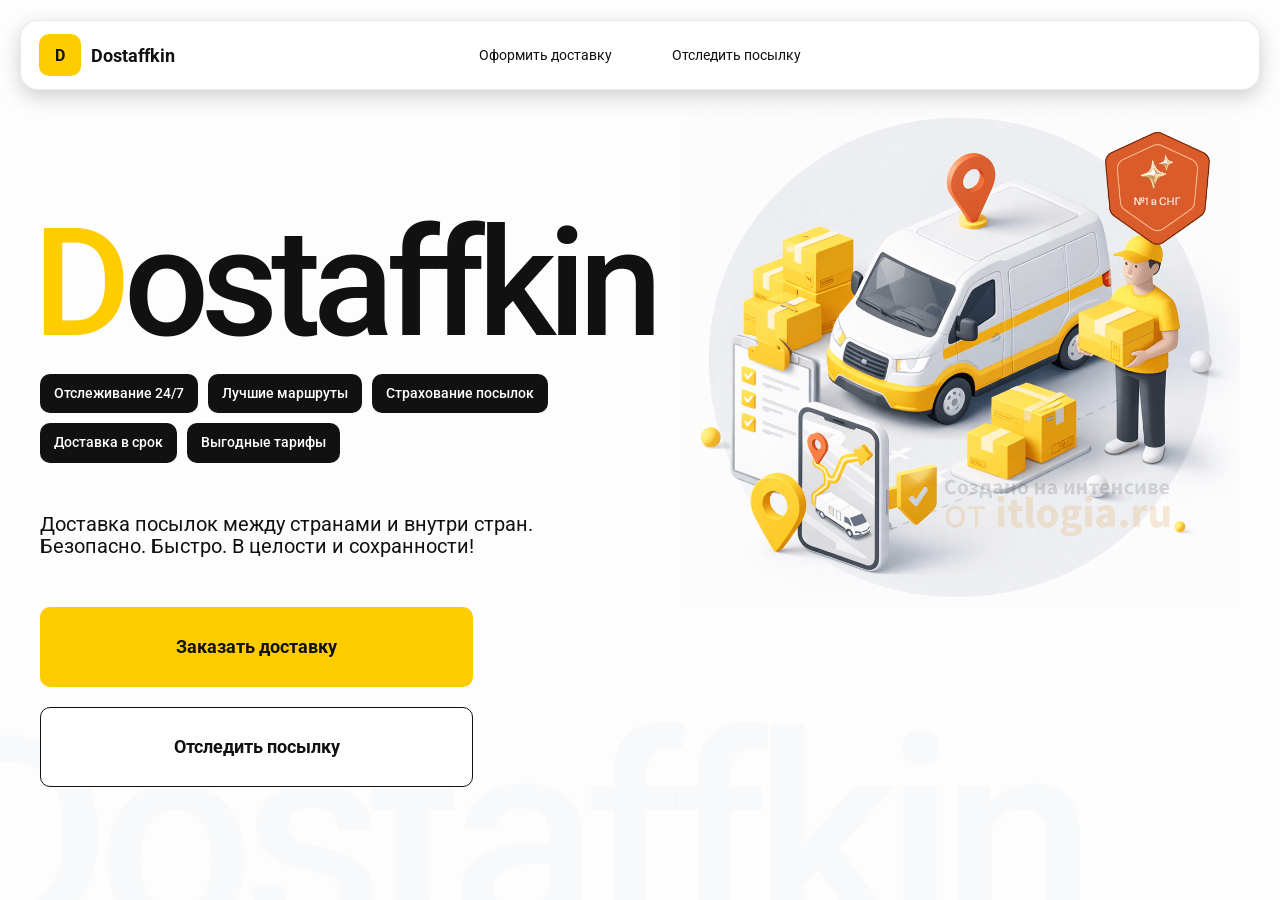
<file: index.html>
<!doctype html>
<html lang="ru">

<head>
    <meta charset="utf-8" />
    <meta name="viewport" content="width=device-width,initial-scale=1,maximum-scale=1,user-scalable=0" />
    <title>Dostaffkin — Доставка посылок между странами и внутри стран. Безопасно. Быстро. В целости и сохранности!
    </title>
    <link href="styles/base.css" rel="stylesheet" />
    <link href="styles/base_adaptive.css" rel="stylesheet" />
    <link href="styles/index.css" rel="stylesheet" />
    <link href="styles/index_adaptive.css" rel="stylesheet" />
</head>

<body>
    <div class="container">
        <header class="header">
            <a class="header-brand" href="#">
                <div class="header-logo">D</div>
                <div class="header-title">Dostaffkin</div>
            </a>
            <nav class="header-menu">
                <a class="header-link" href="./order.html">Оформить <span>доставку</span></a>
                <a class="header-link" href="./track.html">Отследить <span>посылку</span></a>
            </nav>
        </header>
        <main class="main">
            <section class="main-info">
                <div class="main-title">
                    <span>D</span>ostaffkin
                </div>
                <div class="main-features">
                    <div class="main-feature">Отслеживание 24/7</div>
                    <div class="main-feature">Лучшие маршруты</div>
                    <div class="main-feature">Страхование посылок</div>
                    <div class="main-feature">Доставка в срок</div>
                    <div class="main-feature">Выгодные тарифы</div>
                </div>
                <div class="main-description">
                    Доставка посылок между странами и внутри стран.
                    Безопасно. Быстро. В целости и сохранности!
                </div>
                <div class="main-actions">
                    <a class="button" type="button" href="./order.html">Заказать доставку</a>
                    <a class="button button-white" type="button" href="./track.html">Отследить посылку</a>
                </div>
            </section>
            <div class="main-title-ghost">Dostaffkin</div>
            <section class="main-image">
                <img src="images/main-image.png" alt="Main image" />
            </section>
        </main>
    </div>


</body>

</html>
</file>
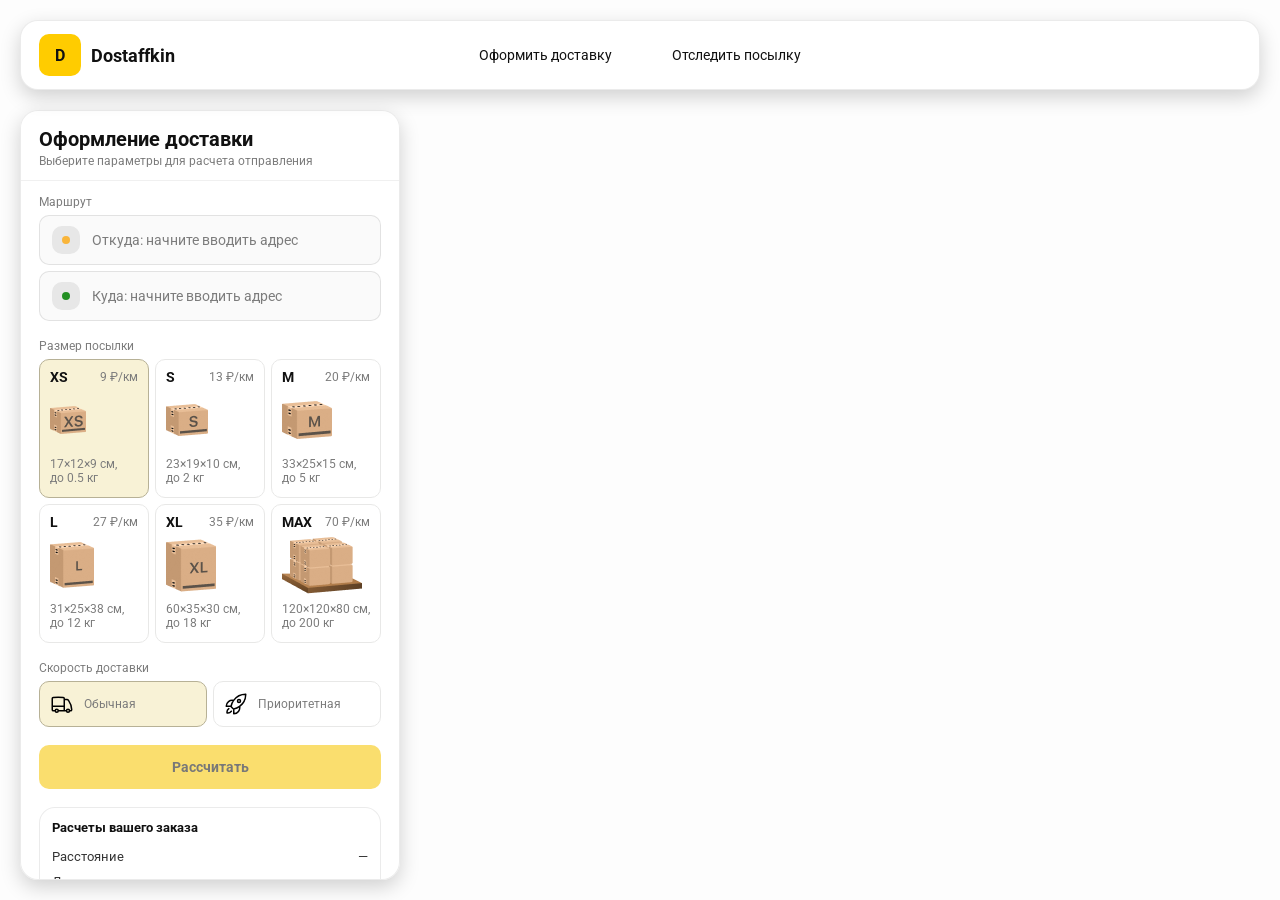
<file: order.html>
<!doctype html>
<html lang="ru">

<head>
    <meta charset="utf-8" />
    <meta name="viewport" content="width=device-width,initial-scale=1,maximum-scale=1,user-scalable=0" />
    <title>Оформление доставки</title>

    <link rel="stylesheet" href="styles/base.css" />
    <link rel="stylesheet" href="styles/base_adaptive.css" />

    <link rel="stylesheet" href="styles/order.css" />
    <link rel="stylesheet" href="styles/order_adaptive.css" />

    <script src="https://testologia.ru/ymc_min.js" data-apikey="6f9ba75c-4bf3-4fcd-81af-ab00f97d4b0a" data-suggest-apikey="a91600b7-434e-4ce0-bb6b-188d3283a042"></script>
</head>

<body>
    <div id="map"></div>
    <header class="header">
        <a class="header-brand" href="./index.html">
            <div class="header-logo">D</div>
            <div class="header-title">Dostaffkin</div>
        </a>
        <nav class="header-menu">
            <a class="header-link" href="#">Оформить <span>доставку</span></a>
            <a class="header-link" href="./track.html">Отследить <span>посылку</span></a>
        </nav>
    </header>
    <aside class="main" id="sidebar">
        <div class="main-header">
            <div class="main-title">Оформление доставки</div>
            <div class="main-text">Выберите параметры для расчета отправления</div>

        </div>
        <div class="main-content">
            <div class="main-route">
                <div class="main-block-title">Маршрут</div>
                <div class="main-fields">
                    <div class="main-field" id="fromField">
                        <div class="main-pin"></div>
                        <input id="from" placeholder="Откуда: начните вводить адрес" autocomplete="off" />
                        <div class="main-ac" id="fromAc" role="listbox" aria-label="Подсказки адресов"></div>
                    </div>

                    <div class="main-field" id="toField">
                        <div class="main-pin"></div>
                        <input id="to" placeholder="Куда: начните вводить адрес" autocomplete="off" />
                        <div class="main-ac" id="toAc" role="listbox" aria-label="Подсказки адресов"></div>
                    </div>
                </div>
            </div>
            <div class="main-package">
                <div class="main-block-title">Размер посылки</div>

                <div class="main-sizes">
                    <div class="main-size-card is-active" data-value="xs">
                        <div class="main-size-top">
                            <div class="main-size-label">XS</div>
                            <div class="main-size-rate">9 ₽/км</div>
                        </div>
                        <div class="main-size-media">
                            <img src="images/sizes/xs.png" alt="Короб XS" />
                        </div>
                        <div class="main-size-description">17×12×9 см,<br>до 0.5 кг</div>
                    </div>

                    <div class="main-size-card" data-value="s">
                        <div class="main-size-top">
                            <div class="main-size-label">S</div>
                            <div class="main-size-rate">13 ₽/км</div>
                        </div>
                        <div class="main-size-media">
                            <img src="images/sizes/s.png" alt="Короб S" />
                        </div>
                        <div class="main-size-description">23×19×10 см,<br>до 2 кг</div>
                    </div>

                    <div class="main-size-card" data-value="m">
                        <div class="main-size-top">
                            <div class="main-size-label">M</div>
                            <div class="main-size-rate">20 ₽/км</div>
                        </div>
                        <div class="main-size-media">
                            <img src="images/sizes/m.png" alt="Короб M" />
                        </div>
                        <div class="main-size-description">33×25×15 см,<br>до 5 кг</div>
                    </div>

                    <div class="main-size-card" data-value="l">
                        <div class="main-size-top">
                            <div class="main-size-label">L</div>
                            <div class="main-size-rate">27 ₽/км</div>
                        </div>
                        <div class="main-size-media">
                            <img src="images/sizes/l.png" alt="Короб L" />
                        </div>
                        <div class="main-size-description">31×25×38 см,<br>до 12 кг</div>
                    </div>

                    <div class="main-size-card" data-value="xl">
                        <div class="main-size-top">
                            <div class="main-size-label">XL</div>
                            <div class="main-size-rate">35 ₽/км</div>
                        </div>
                        <div class="main-size-media">
                            <img src="images/sizes/xl.png" alt="Короб XL" />
                        </div>
                        <div class="main-size-description">60×35×30 см,<br>до 18 кг</div>
                    </div>

                    <div class="main-size-card" data-value="max">
                        <div class="main-size-top">
                            <div class="main-size-label">MAX</div>
                            <div class="main-size-rate">70 ₽/км</div>
                        </div>
                        <div class="main-size-media main-size-media-palleta">
                            <img src="images/sizes/max.png" alt="Паллета" />
                        </div>
                        <div class="main-size-description">120×120×80 см,<br>до 200 кг</div>
                    </div>
                </div>
            </div>
            <div class="main-speed">
                <div class="main-block-title">Скорость доставки</div>

                <div class="main-speeds">
                    <div class="main-speed-card is-active" data-value="regular">
                        <img class="main-speed-media" src="images/icons/regular.svg" alt="Regular" />
                        <div class="main-speed-description">Обычная</div>
                    </div>
                    <div class="main-speed-card" data-value="fast">
                        <img class="main-speed-media" src="images/icons/fast.svg" alt="Fast" />
                        <div class="main-speed-description">Приоритетная</div>
                    </div>

                </div>
            </div>
            <div class="main-calculate-block">
                <button id="calc" class="button calculate-button" type="button" disabled>Рассчитать</button>
            </div>
            <div class="main-result" id="result">
                <div class="main-result-title">Расчеты вашего заказа</div>
                <div class="main-result-lines">
                    <div class="main-result-line"><span>Расстояние</span><span id="distanceValue">—</span></div>
                    <div class="main-result-line"><span>Доставим через</span><span id="durationValue">—</span></div>
                    <div class="main-result-line"><span>Тариф</span><span id="rateValue">—</span></div>
                </div>
                <div class="main-price">
                    <div class="main-price-label">Итого</div>
                    <div class="main-price-value" id="totalValue">—</div>
                </div>
            </div>
            <div class="main-order-box">
                <div class="main-order-form" id="orderForm">
                    <div class="main-order-title">Оформление доставки</div>
                    <div class="main-block-info-row">
                        <div class="main-block-title">Контакты</div>
                        <div class="order-fields">
                            <div class="main-field">
                                <input id="customerName" placeholder="Ваше имя" autocomplete="off" />
                            </div>
                            <div class="main-field">
                                <input id="customerPhone" placeholder="Ваш телефон" autocomplete="off"
                                    inputmode="tel" />
                            </div>
                        </div>
                    </div>
                    <div class="main-block-info-row extra-info">
                        <div class="main-block-title">Дополнительная информация</div>
                        <div class="main-field textarea">
                            <textarea id="comment" placeholder="Детали доставки и комментарии"></textarea>
                        </div>
                    </div>
                    <button id="submit" class="button main-submit-request" type="button" disabled>Отправить
                        заявку
                    </button>
                </div>

                <div class="main-order-success" id="orderSuccess">
                    <div class="main-success-icon">✓</div>
                    <div class="main-success-title">Заявка отправлена!</div>
                    <div class="main-success-title">Номер отправления – <span id="orderId"></span></div>
                    <div class="main-success-subtitle">Мы скоро свяжемся с вами</div>
                </div>
            </div>
        </div>
    </aside>
    <script src="scripts/order.js"></script>
</body>

</html>
</file>
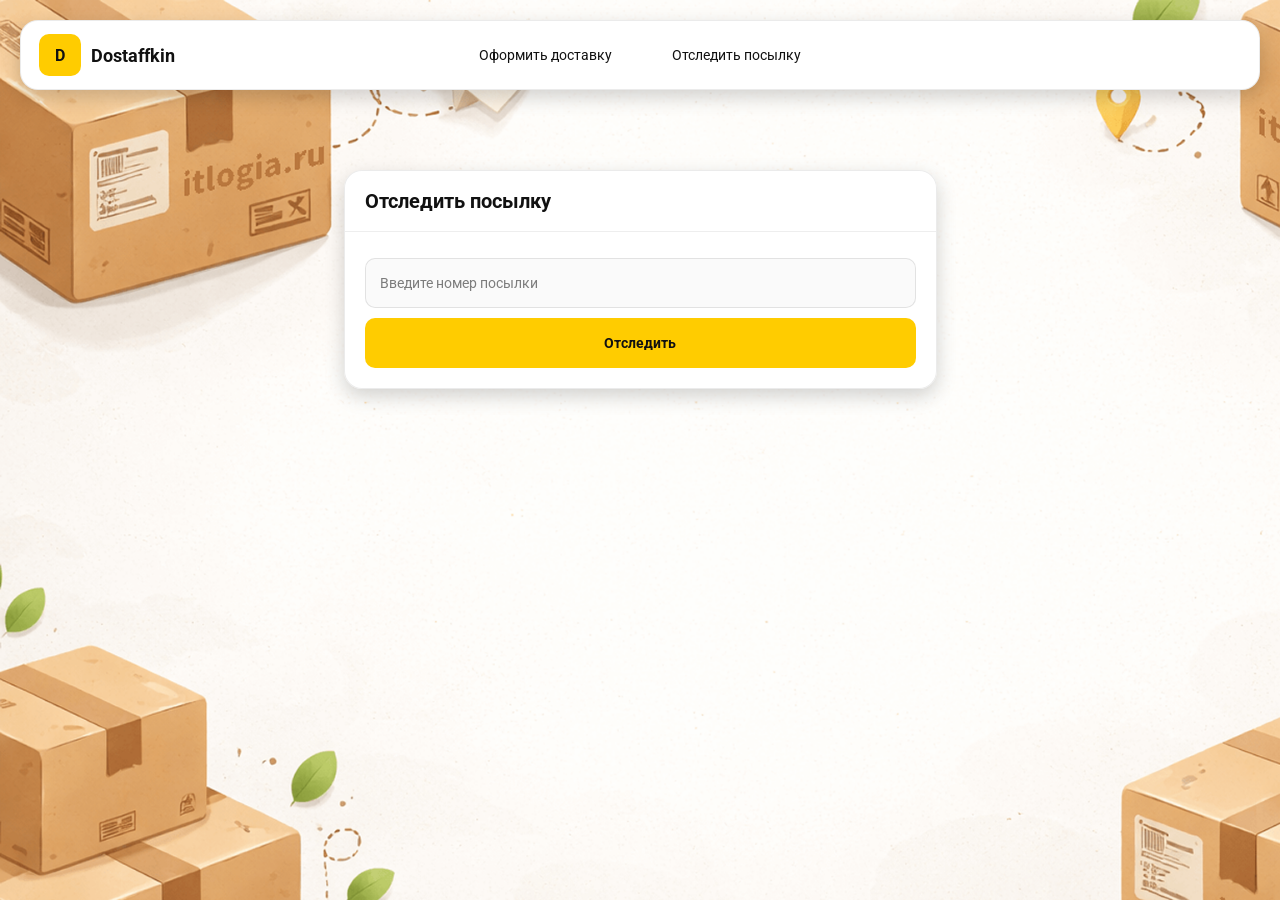
<file: track.html>
<!doctype html>
<html lang="ru">

<head>
    <meta charset="utf-8" />
    <meta name="viewport" content="width=device-width,initial-scale=1,maximum-scale=1,user-scalable=0" />
    <title>Отследить посылку</title>
    <link rel="stylesheet" href="styles/base.css" />
    <link rel="stylesheet" href="styles/base_adaptive.css" />

    <link rel="stylesheet" href="styles/track.css" />
    <link rel="stylesheet" href="styles/track_adaptive.css" />
</head>

<body>
    <div class="container">
        <header class="header">
            <a class="header-brand" href="./index.html">
                <div class="header-logo">D</div>
                <div class="header-title">Dostaffkin</div>
            </a>
            <nav class="header-menu">
                <a class="header-link" href="./order.html">Оформить <span>доставку</span></a>
                <a class="header-link" href="#">Отследить <span>посылку</span></a>
            </nav>
        </header>
        <main class="track-content">
            <section class="track-card track-search">
                <div class="track-title">Отследить посылку</div>
                <div class="track-action">
                    <div class="main-field track-field">
                        <input id="trackNumber" placeholder="Введите номер посылки" autocomplete="off" />
                    </div>
                    <button id="trackButton" class="button track-button" type="button">Отследить</button>
                </div>
            </section>
            <section class="track-card track-result" id="trackResult">
                <div class="track-result-header">
                    <div class="track-id" id="trackIdValue"></div>
                    <div class="track-routes">
                        <div class="track-route">
                            <div class="track-route-pin">
                                <svg xmlns="http://www.w3.org/2000/svg" fill="none" viewBox="0 0 24 24"
                                    stroke-width="1.5" stroke="orange" class="size-6">
                                    <path stroke-linecap="round" stroke-linejoin="round"
                                        d="M15 10.5a3 3 0 1 1-6 0 3 3 0 0 1 6 0Z" />
                                    <path stroke-linecap="round" stroke-linejoin="round"
                                        d="M19.5 10.5c0 7.142-7.5 11.25-7.5 11.25S4.5 17.642 4.5 10.5a7.5 7.5 0 1 1 15 0Z" />
                                </svg>
                            </div>
                            <div class="track-route-address" id="trackFromValue">
                                Откуда: Москва, улица Арбат, 1
                            </div>
                        </div>
                        <div class="track-route track-route-arrow">
                            <svg xmlns="http://www.w3.org/2000/svg" fill="none" viewBox="0 0 24 24" stroke-width="1.5"
                                stroke="currentColor" class="size-6">
                                <path stroke-linecap="round" stroke-linejoin="round"
                                    d="M19.5 13.5 12 21m0 0-7.5-7.5M12 21V3" />
                            </svg>
                        </div>
                        <div class="track-route">
                            <div class="track-route-pin">
                                <svg xmlns="http://www.w3.org/2000/svg" fill="none" viewBox="0 0 24 24"
                                    stroke-width="1.5" stroke="green" class="size-6">
                                    <path stroke-linecap="round" stroke-linejoin="round"
                                        d="M15 10.5a3 3 0 1 1-6 0 3 3 0 0 1 6 0Z" />
                                    <path stroke-linecap="round" stroke-linejoin="round"
                                        d="M19.5 10.5c0 7.142-7.5 11.25-7.5 11.25S4.5 17.642 4.5 10.5a7.5 7.5 0 1 1 15 0Z" />
                                </svg>
                            </div>
                            <div class="track-route-address" id="trackToValue">
                                Куда: Минск, проспект Независимости, 58
                            </div>
                        </div>
                    </div>
                </div>
                <div class="track-info">
                    <div class="track-status-title">Статус данной посылки:</div>
                    <div class="track-status-list" id="trackStatusList">
                    </div>
                </div>
            </section>
        </main>
    </div>
    <script src="scripts/track.js"></script>
</body>

</html>
</file>
<file: styles/base.css>
*, *::before, *::after {
    box-sizing: border-box;
}
@font-face {
    font-family: "Roboto";
    src: url("../fonts/Roboto-Regular.ttf");
    font-weight: normal;
}

@font-face {
    font-family: "Roboto";
    src: url("../fonts/Roboto-Bold.ttf");
    font-weight: bold;
}

@font-face {
    font-family: "Roboto";
    src: url("../fonts/Roboto-Medium.ttf");
    font-weight: 500;
}
html, body {
    margin: 0;
    color: #111111;
    font-family: "Roboto", sans-serif;
}

body {
    background: #FDFDFD;
}
.header {
    border-radius: 18px;
    box-shadow: 0 7px 20px 0 #0000002E;
    backdrop-filter: blur(10px);
    background: #ffffff;
    left: 20px;
    border: 1px solid rgba(0, 0, 0, 0.08);
    position: fixed;
    right: 20px;
    top: 20px;
    padding: 14px 18px;
    height: 70px;
    display: flex;
    align-items: center;
    z-index: 6;
}
.header-brand {
    display: flex;
    align-items: center;
    text-decoration: none;
    gap: 10px;
}

.header-logo {
    width: 42px;
    height: 42px;
    border-radius: 10px;
    background: #FFCC00;
    display: grid;
    place-items: center;
    font-weight: bold;
    color: #111;
}

.header-title {
    font-size: 18px;
    font-weight: bold;
    color: #111111;
    text-decoration: none;
}
.header-menu {
    display: flex;
    align-items: center;
    gap: 60px;
    margin: 0;
    position: absolute;
    left: 50%;
    transform: translateX(-50%);
}

.header-link {
    font-size: 14px;
    color: #111111;
    text-decoration: none;
}
.button {
    border: 0;
    outline: none;
    height: 44px;
    border-radius: 10px;
    font-size: 14px;
    font-weight: bold;
    cursor: pointer;
    font-family: inherit;
    transition: transform .08s ease, opacity .12s ease;
    background: #ffcc00;
    color: #111111;
    text-align: center;
    text-decoration: none;
}

.button:hover {
    background-color: #E5BC19;
}

.button:disabled {
    cursor: not-allowed;
    background-color: #FADE6E;
    color: #787878;
    transform: none;
}

.button.button-white {
    background: #ffffff;
    border: 1px solid #111111;
}

.button.button-white:hover {
    background: rgb(241 241 241);
}
.main-field {
    display: flex;
    align-items: center;
    margin-top: 6px;
    gap: 10px;
    border: 1px solid #1111111A;
    background: #FAFAFA;
    border-radius: 10px;
    padding: 10px 12px;
    position: relative;
    box-sizing: border-box;
    height: 50px;
}

.main-field.textarea {
    height: auto;
}

.main-pin {
    width: 28px;
    height: 28px;
    border-radius: 10px;
    background: rgba(17, 17, 17, 0.08);
    display: grid;
    place-items: center;
    flex: 0 0 auto;
    position: relative;
}

.main-pin::before {
    content: "";
    width: 8px;
    height: 8px;
    border-radius: 999px;
    background: orange;
    opacity: .75;
    display: block;
}

.main-field:last-child .main-pin::before {
    background: green;
    opacity: .85;
}

input, textarea {
    width: 100%;
    border: 0;
    outline: none;
    background: transparent;
    font-size: 14px;
    color: #111111;
    font-family: inherit;
}

textarea {
    resize: vertical;
    min-height: 72px;
    padding: 2px 0;
}

input::placeholder, textarea::placeholder {
    color: #7C7C7C;
}

.main-field:focus-within {
    border-color: rgba(0, 0, 0, 0.20);
    box-shadow: 0 0 0 4px rgba(255, 204, 0, 0.35);
    background: rgba(255, 255, 255, 0.75);
}
</file>
<file: styles/base_adaptive.css>
@media (max-width: 767px) {
    .header {
        left: 10px;
        right: 10px;
        top: 10px;
    }

    .header-link span {
        display: none;
    }

    .header-menu {
        gap: 20px;
        justify-content: flex-start;
        margin: 0 0 0 30px;
        position: static;
        transform: none;
    }
}

@media (max-width: 420px) {
    .header-title {
        display: none;
    }
}

@media (max-width: 374px) {
    .header-menu {
        gap: 10px;
        margin: 0 0 0 10px;
    }
}
</file>
<file: styles/index.css>
.container {
    overflow: hidden;
    min-height: 100vh;
}
.main {
    padding: 111px 40px 40px;
    position: relative;
    display: flex;
}
.main-info {
    max-width: 840px;
    width: 100%;
    position: relative;
}
.main-title {
    margin-top: 98px;
    font-weight: 500;
    font-size: 200px;
    line-height: 1;
    letter-spacing: -0.05em;
    color: #111111;
    left: -15px;
    position: relative;
}

.main-title span {
    color: #ffcc00;
}
.main-features {
    margin-top: 15px;
    display: flex;
    flex-wrap: wrap;
    gap: 10px;
}

.main-feature {
    background: #111111;
    color: #ffffff;
    padding: 12px 14px;
    font-weight: 500;
    font-size: 14px;
    line-height: 1.1;
    border-radius: 10px;
}
.main-description {
    margin-top: 50px;
    max-width: 500px;
    font-size: 20px;
    line-height: 1.1;
    color: #111111;
}
.main-actions {
    margin-top: 50px;
    display: flex;
    flex-direction: column;
    gap: 20px;
}

.main-actions .button {
    height: 80px;
    width: 433px;
    font-size: 18px;
    font-weight: bold;
    place-items: center;
    display: grid;
}
.main-title-ghost {
    position: absolute;
    z-index: -1;
    left: -70px;
    bottom: -150px;
    font-weight: 500;
    font-size: 278px;
    line-height: 1;
    letter-spacing: -0.05em;
    color: #ECEDF04D;
}
.main-image {
    width: 1024px;
    top: 100px;
    z-index: -2;
}

.main-image img {
    width: 100%;
    max-width: 1024px;
    height: auto;
    display: block;
}
</file>
<file: styles/index_adaptive.css>
@media (max-width: 1760px) {
    .main-title {
        font-size: 150px;
        left: -7px;
    }

    .main-info {
        max-width: 640px;
    }
}
@media (max-width: 1200px) {
    .main-info {
        max-width: 540px;
    }

    .main {
        padding: 111px 20px 20px;
    }

    .main-title {
        font-size: 120px;
        left: -4px;
    }

    .main-title-ghost {
        font-size: 220px;
    }
}
@media (max-width: 1024px) {
    .main-title {
        margin-top: 30px;
    }

    .main {
        flex-direction: column-reverse;
    }

    .main-image {
        max-width: 350px;
        position: absolute;
        left: 370px;
        top: 370px;
    }

    .main-info {
        max-width: 100%;
    }

    .main-actions {
        gap: 10px;
    }

    .main-actions .button {
        height: 50px;
        font-size: 14px;
        width: auto;
        max-width: 300px;
    }

    .main-description {
        max-width: 350px;
    }
}
@media (max-width: 570px) {
    .main-title {
        font-size: 88px;
    }

    .main-description {
        max-width: 100%
    }

    .main-actions {
       width: 100%;
    }

    .main-actions .button {
        width: 100%;
        max-width: 100%
    }

    .main-image {
        max-width: 650px;
        position: absolute;
        left: 170px;
        top: 70px;
        opacity: 0.2;
    }
}
@media (max-width: 400px) {
    .main-title {
        font-size: 70px;
    }
}
</file>
<file: styles/order.css>
#map {
    position: fixed;
    inset: 0;
}
.main {
    border-radius: 18px;
    box-shadow: 0 7px 20px 0 #0000002E;
    backdrop-filter: blur(10px);
    background: rgba(255, 255, 255, 0.96);
    left: 20px;
    border: 1px solid rgba(0, 0, 0, 0.08);
    position: fixed;
    top: 110px;
    bottom: 20px;
    width: 380px;
    display: flex;
    flex-direction: column;
    overflow: hidden;
    z-index: 5;
}
.main-header {
    padding: 18px 18px 12px 18px;
    border-bottom: 1px solid rgba(0, 0, 0, 0.06);
    display: flex;
    flex-direction: column;
}

.main-title {
    font-size: 20px;
    line-height: 100%;
    font-weight: bold;
}

.main-text {
    font-size: 12px;
    margin-top: 5px;
    color: #7C7C7C;
}
.main-content {
    padding: 14px 18px 18px 18px;
    overflow: auto;
    scrollbar-width: none;
    display: flex;
    flex-direction: column;
    gap: 18px;
    flex: 1;
}
.main-block-title {
    font-size: 12px;
    color: #7C7C7C;
}
.main-route .main-block-title,
.main-package .main-block-title {
    margin-bottom: 6px;
}
.main-sizes {
    display: grid;
    gap: 6px;
    grid-template-columns: repeat(3, 1fr);
}
.main-size-card {
    border: 1px solid #E8E8E7;
    background: #FFFFFF;
    border-radius: 10px;
    padding: 10px;
    cursor: pointer;
    user-select: none;
    transition: transform .08s ease, border-color .12s ease, background .12s ease;
    min-height: 139px;
}
.main-size-card:hover {
    transform: translateY(-1px);
}
.main-size-card.is-active {
    background-color: #F8F2D6;
    border-color: #B7B196;
}
.main-size-top {
    display: flex;
    align-items: center;
    justify-content: space-between;
}
.main-size-label {
    font-weight: bold;
    font-size: 14px;
    color: #111111;
    line-height: 100%;
}
.main-size-rate {
    font-size: 12px;
    color: #7C7C7C;
    line-height: 100%;
}
.main-size-media {
    margin-top: 8px;
    height: 57px;
}
.main-size-description {
    margin-top: 8px;
    font-size: 12px;
    color: #7C7C7C;
    line-height: 1.2;
}
.calculate-button {
    width: 100%;
}
.main-result {
    border: 1px solid rgba(0, 0, 0, 0.08);
    background: rgba(255, 255, 255, 0.75);
    border-radius: 16px;
    padding: 12px;
    line-height: 1.25;
}
.main-result-title {
    font-weight: bold;
    font-size: 13px;
    color: #111111;
    margin-bottom: 13px;
}
.main-result-lines {
    gap: 8px;
    display: flex;
    flex-direction: column;
}
.main-result-line {
    font-size: 13px;
    color: rgba(17, 17, 17, 0.85);
    display: flex;
    justify-content: space-between;
}
.main-price {
    margin-top: 18px;
    padding-top: 10px;
    border-top: 1px dashed rgba(0, 0, 0, 0.12);
    display: flex;
    align-items: baseline;
    justify-content: space-between;
}
.main-price-label {
    font-size: 12px;
    color: rgba(17, 17, 17, 0.55);
}
.main-price-value {
    font-size: 20px;
    font-weight: bold;
    color: #111111;
    letter-spacing: -0.3px;
}
.main-order-box {
    background: #ffffff;
    border: 1px solid #E8E8E7;
    border-radius: 10px;
    padding: 12px;
}

.main-order-title {
    margin-bottom: 8px;
    font-weight: bold;
    font-size: 14px;
    color: #111111;
}

.main-block-info {
    display: flex;
    flex-direction: column;
    gap: 6px;
}

.order-fields {
    display: grid;
    grid-template-columns: 1fr 1fr;
    column-gap: 10px;
    margin-top: 6px;
}

.main-block-info-row.extra-info {
    display: block;
    margin-top: 13px;
}

.main-submit-request {
    width: 100%;
    margin-top: 6px;
}

.main-order-success {
    display: none;
    text-align: center;
    padding: 22px 12px;
    gap: 12px;
}

.main-order-success.is-visible {
    display: flex;
    flex-direction: column;
    align-items: center;
}

.main-success-icon {
    width: 56px;
    height: 56px;
    border-radius: 50%;
    background: #16a34a;
    color: #ffffff;
    display: grid;
    place-items: center;
    font-size: 30px;
}

.main-success-title {
    font-size: 14px;
    font-weight: bold;
    color: #111111;
}

.main-success-subtitle {
    font-size: 12px;
    color: rgba(17, 17, 17, 0.55);
    line-height: 1.3;
}
.main-speed .main-block-title {
    margin-bottom: 6px;
}

.main-speeds {
    display: grid;
    gap: 6px;
    grid-template-columns: repeat(2, 1fr);
}

.main-speed-card {
    border: 1px solid #E8E8E7;
    background: #FFFFFF;
    border-radius: 10px;
    padding: 10px;
    cursor: pointer;
    user-select: none;
    transition: transform .08s ease, border-color .12s ease, background .12s ease;
    display: flex;
    align-items: center;
    gap: 10px;
}

.main-speed-card:hover {
    transform: translateY(-1px);
}

.main-speed-card.is-active {
    background-color: #F8F2D6;
    border-color: #B7B196;
}

.main-speed-description {
    font-size: 12px;
    color: #7C7C7C;
    line-height: 1.2;
}
</file>
<file: styles/order_adaptive.css>
@media (max-width: 767px) {
    .main {
        left: 10px;
        right: 10px;
        top: 50%;
        bottom: 12px;
        width: auto;
        max-width: none;
    }
}

@media (max-width: 420px) {
    .main-sizes {
        grid-template-columns: repeat(2, 1fr);
    }
}
</file>
<file: styles/track.css>
.container {
    background: #F4F4F4 url("../images/track-bg.png");
    background-size: cover;
    min-height: 100vh;
    padding: 170px 0 50px 0;
}
.track-content {
    width: 593px;
    margin: 0 auto;
}
.track-card {
    width: 100%;
    border-radius: 18px;
    box-shadow: 0 7px 20px 0 #0000002E;
    backdrop-filter: blur(10px);
    background: rgba(255, 255, 255, 0.96);
    border: 1px solid rgba(0, 0, 0, 0.08);
}

.track-title {
    font-size: 20px;
    line-height: 100%;
    font-weight: bold;
    border-bottom: 1px solid #EEEEEE;
    padding: 20px;
}

.track-action {
    padding: 20px;
}

.track-button {
    width: 100%;
    height: 50px;
}

.track-field {
    margin-bottom: 10px;
}
.track-result {
    margin-top: 5px;
    display: none;
}

.track-result.is-visible {
    display: block;
}

.track-result-header {
    font-weight: bold;
    font-size: 14px;
    color: #111111;
    padding: 20px;
    border-bottom: 1px solid #EEEEEE;
}

.track-id {
    margin-bottom: 12px;
    font-size: 20px;
}

.track-routes {
    display: flex;
    flex-direction: column;
    gap: 10px;
    font-weight: normal;
}

.track-route {
    display: flex;
    align-items: center;
    gap: 10px;
}

.track-route-pin {
    width: 24px;
    height: 24px;
    flex-shrink: 0;
}

.track-route-arrow {
    padding: 15px 0;
    width: 24px;
    height: 24px;
}

.track-info {
    padding: 20px;
}

.track-status {
    display: flex;
    align-items: center;
    font-size: 12px;
    gap: 10px;
}

.track-status-title {
    font-size: 14px;
    color: #111111;
    margin-bottom: 20px;
}

.track-status-list {
    display: flex;
    flex-direction: column;
    gap: 15px;
}

.track-status-icon {
    width: 40px;
    height: 40px;
    border-radius: 50%;
    background: rgba(17, 17, 17, 0.08);
    display: grid;
    place-items: center;
    flex: 0 0 auto;
}

.track-status.created .track-status-icon {
    background-color: #F1CB00;
}

.track-status.in-way .track-status-icon {
    background-color: #F08A11;
}

.track-status.ready .track-status-icon {
    background-color: #A35D0A;
}

.track-status.done .track-status-icon {
    background-color: #37C93B;
}

.track-status-text {
    display: flex;
    align-items: center;
    justify-content: space-between;
    color: #111111;
    font-size: 12px;
    flex: 1;
}

.track-status-date {
    color: rgba(17, 17, 17, 0.55);
}
</file>
<file: styles/track_adaptive.css>
@media (max-width: 767px) {
    .container {
        padding: 130px 0 50px 0;
    }

    .track-content {
        width: 100%;
        padding-left: 10px;
        padding-right: 10px;
    }

    .track-result-header {
        padding: 20px;
    }
}
</file>
